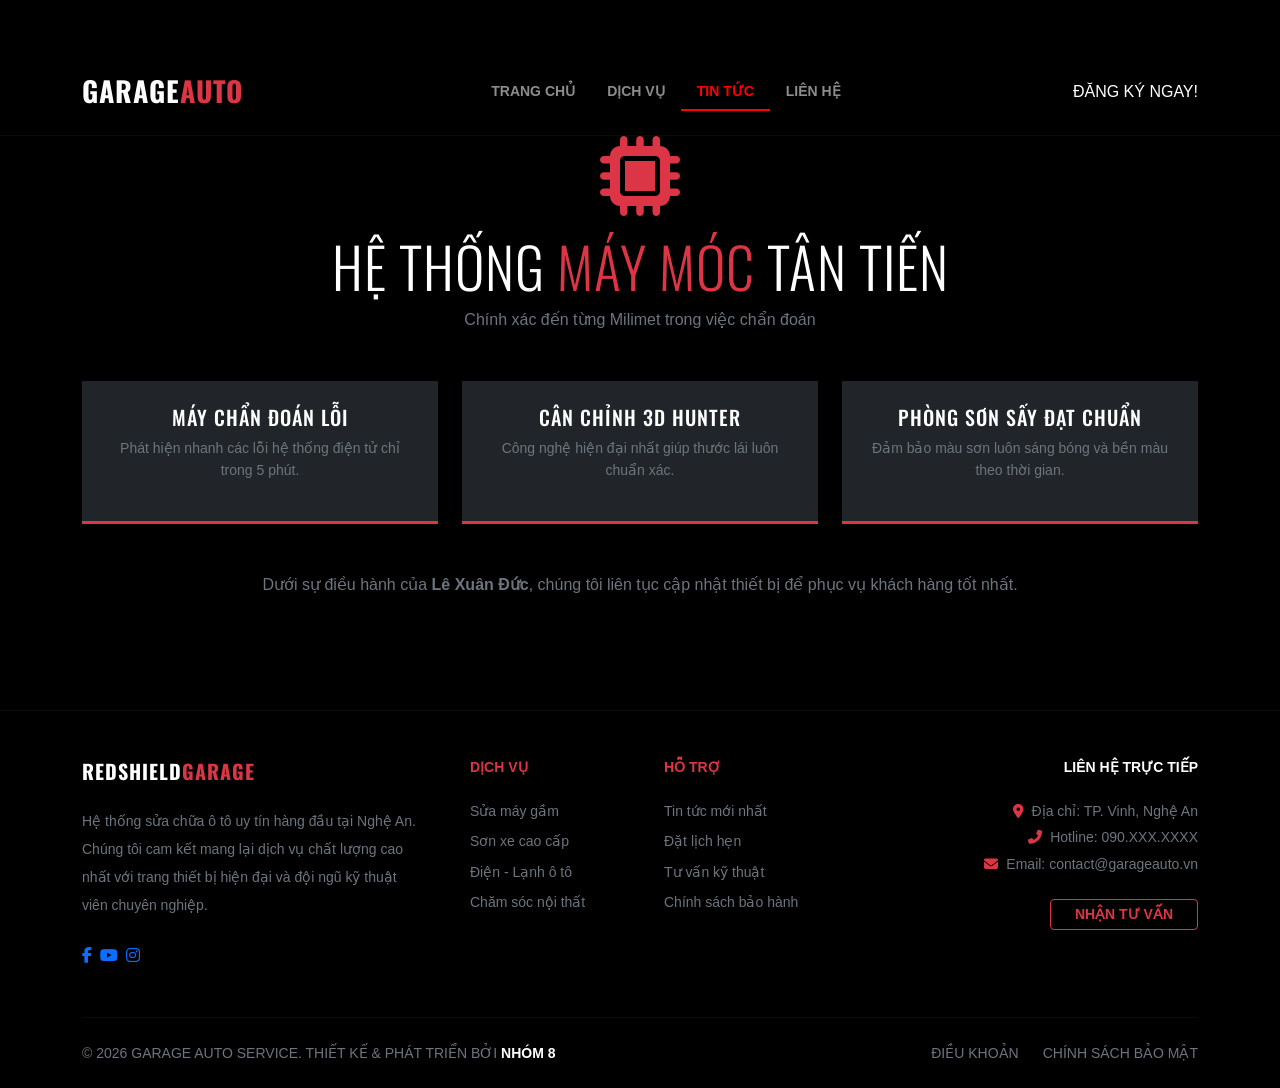
<file: cong-nghe.html>
<!DOCTYPE html>
<html lang="vi">
<head>
    <meta charset="UTF-8">
    <meta name="viewport" content="width=device-width, initial-scale=1.0">
    <title>Máy Móc Hiện Đại | Garage Auto - Lê Xuân Đức</title>
    <link href="https://cdn.jsdelivr.net/npm/bootstrap@5.3.0/dist/css/bootstrap.min.css" rel="stylesheet">
    <link href="https://fonts.googleapis.com/css2?family=Oswald:wght@700&display=swap" rel="stylesheet">
    <link rel="stylesheet" href="https://cdnjs.cloudflare.com/ajax/libs/font-awesome/6.4.0/css/all.min.css">
    <link rel="stylesheet" href="style-news.css">
</head>
<body class="bg-black text-white">
    <section class="py-5">
        <nav class="navbar navbar-expand-lg navbar-dark bg-black sticky-top py-3 border-bottom border-secondary border-opacity-10">
        <div class="container">
            <a class="navbar-brand fw-bold fs-3 Oswald-font" href="index.html">GARAGE<span class="text-danger">AUTO</span></a>
            <div class="collapse navbar-collapse" id="navbarNav">
                <ul class="navbar-nav mx-auto text-uppercase fw-semibold small">
                    <li class="nav-item"><a class="nav-link px-3" href="index.html">Trang chủ</a></li>
                    <li class="nav-item"><a class="nav-link px-3" href="dich-vu.html">Dịch vụ</a></li>
                    <li class="nav-item"><a class="nav-link px-3 active" href="tin-tuc.html">Tin tức</a></li>
                    <li class="nav-item"><a class="nav-link px-3" href="lien-he.html">Liên hệ</a></li>
                </ul>
                <a href="dangky.html" class="text-white text-decoration-none">ĐĂNG KÝ NGAY!</a>
            </div>
        </div>
    </nav>

        <div class="container text-center mb-5">
            <i class="fas fa-microchip text-danger display-1 mb-3"></i>
            <h1 class="Oswald-font display-4">HỆ THỐNG <span class="text-danger">MÁY MÓC</span> TÂN TIẾN</h1>
            <p class="text-secondary">Chính xác đến từng Milimet trong việc chẩn đoán</p>
        </div>

        <div class="container">
            <div class="row g-4">
                <div class="col-md-4">
                    <div class="p-4 bg-dark text-center border-bottom border-danger border-3">
                        <h5 class="Oswald-font">MÁY CHẨN ĐOÁN LỖI</h5>
                        <p class="small text-secondary">Phát hiện nhanh các lỗi hệ thống điện tử chỉ trong 5 phút.</p>
                    </div>
                </div>
                <div class="col-md-4">
                    <div class="p-4 bg-dark text-center border-bottom border-danger border-3">
                        <h5 class="Oswald-font">CÂN CHỈNH 3D HUNTER</h5>
                        <p class="small text-secondary">Công nghệ hiện đại nhất giúp thước lái luôn chuẩn xác.</p>
                    </div>
                </div>
                <div class="col-md-4">
                    <div class="p-4 bg-dark text-center border-bottom border-danger border-3">
                        <h5 class="Oswald-font">PHÒNG SƠN SẤY ĐẠT CHUẨN</h5>
                        <p class="small text-secondary">Đảm bảo màu sơn luôn sáng bóng và bền màu theo thời gian.</p>
                    </div>
                </div>
            </div>
            <p class="text-center mt-5 text-secondary">Dưới sự điều hành của <strong>Lê Xuân Đức</strong>, chúng tôi liên tục cập nhật thiết bị để phục vụ khách hàng tốt nhất.</p>
        </div>
    </section>

    <footer class="pt-5 mt-5 border-top border-secondary border-opacity-10 bg-black">
        <div class="container">
            <div class="row g-5 pb-5">
                <div class="col-lg-4">
                    <h5 class="fw-bold mb-4 text-white">RedShield<span class="text-danger">Garage</span></h5>
                    <p class="small text-secondary lh-lg">
                        Hệ thống sửa chữa ô tô uy tín hàng đầu tại Nghệ An. Chúng tôi cam kết mang lại dịch vụ chất lượng cao nhất với trang thiết bị hiện đại và đội ngũ kỹ thuật viên chuyên nghiệp.
                    </p>
                    <div class="d-flex gap-2 mt-4">
                        <a href="https://facebook.com" class="social-icon fb text-decoration-none"><i class="fab fa-facebook-f"></i></a>
                        <a href="https://youtube.com" class="social-icon yt text-decoration-none"><i class="fab fa-youtube"></i></a>
                        <a href="https://instagram.com" class="social-icon ig text-decoration-none"><i class="fab fa-instagram"></i></a>
                    </div>
                </div>

                <div class="col-lg-2">
                    <h6 class="text-danger small fw-bold mb-4 text-uppercase">Dịch vụ</h6>
                    <ul class="list-unstyled small text-secondary">
                        <li class="mb-2"><a href="dich-vu.html#may-gam" class="text-secondary text-decoration-none footer-link">Sửa máy gầm</a></li>
                        <li class="mb-2"><a href="dich-vu.html#son-xe" class="text-secondary text-decoration-none footer-link">Sơn xe cao cấp</a></li>
                        <li class="mb-2"><a href="dich-vu.html#dien-lanh" class="text-secondary text-decoration-none footer-link">Điện - Lạnh ô tô</a></li>
                        <li><a href="dich-vu.html#noi-that" class="text-secondary text-decoration-none footer-link">Chăm sóc nội thất</a></li>
                    </ul>
                </div>

                <div class="col-lg-2">
                    <h6 class="text-danger small fw-bold mb-4 text-uppercase">Hỗ trợ</h6>
                    <ul class="list-unstyled small text-secondary">
                        <li class="mb-2"><a href="tin-tuc.html" class="text-secondary text-decoration-none footer-link">Tin tức mới nhất</a></li>
                        <li class="mb-2"><a href="dang-ky.html" class="text-secondary text-decoration-none footer-link">Đặt lịch hẹn</a></li>
                        <li class="mb-2"><a href="lien-he.html" class="text-secondary text-decoration-none footer-link">Tư vấn kỹ thuật</a></li>
                        <li><a href="#" class="text-secondary text-decoration-none footer-link">Chính sách bảo hành</a></li>
                    </ul>
                </div>

                <div class="col-lg-4 text-lg-end">
                    <h6 class="text-danger small fw-bold mb-4 text-uppercase text-white">Liên hệ trực tiếp</h6>
                    <p class="small text-secondary mb-1"><i class="fas fa-map-marker-alt me-2 text-danger"></i>Địa chỉ: TP. Vinh, Nghệ An</p>
                    <p class="small text-secondary mb-1"><i class="fas fa-phone-alt me-2 text-danger"></i>Hotline: 090.XXX.XXXX</p>
                    <p class="small text-secondary"><i class="fas fa-envelope me-2 text-danger"></i>Email: contact@garageauto.vn</p>
                    
                    <div class="mt-4">
                        <button class="btn btn-outline-danger btn-sm px-4 fw-bold"><a href="lien-he.html" class="text-danger text-decoration-none">NHẬN TƯ VẤN</a></button>
                    </div>
                </div>
            </div>

            <div class="border-top border-secondary border-opacity-10 py-4 d-flex flex-column flex-md-row justify-content-between align-items-center small text-secondary x-small text-uppercase">
                <p class="mb-md-0 mb-3 text-center text-md-start">
                    © 2026 GARAGE AUTO SERVICE. THIẾT KẾ & PHÁT TRIỂN BỞI <span class="text-white fw-bold">Nhóm 8</span>
                </p>
                <div class="d-flex gap-4">
                    <a href="#" class="text-secondary text-decoration-none footer-link">ĐIỀU KHOẢN</a>
                    <a href="#" class="text-secondary text-decoration-none footer-link">CHÍNH SÁCH BẢO MẬT</a>
                </div>
            </div>
        </div>
    </footer>

    <script src="https://cdn.jsdelivr.net/npm/bootstrap@5.3.0/dist/js/bootstrap.bundle.min.js"></script>
</body>
</html>
</file>
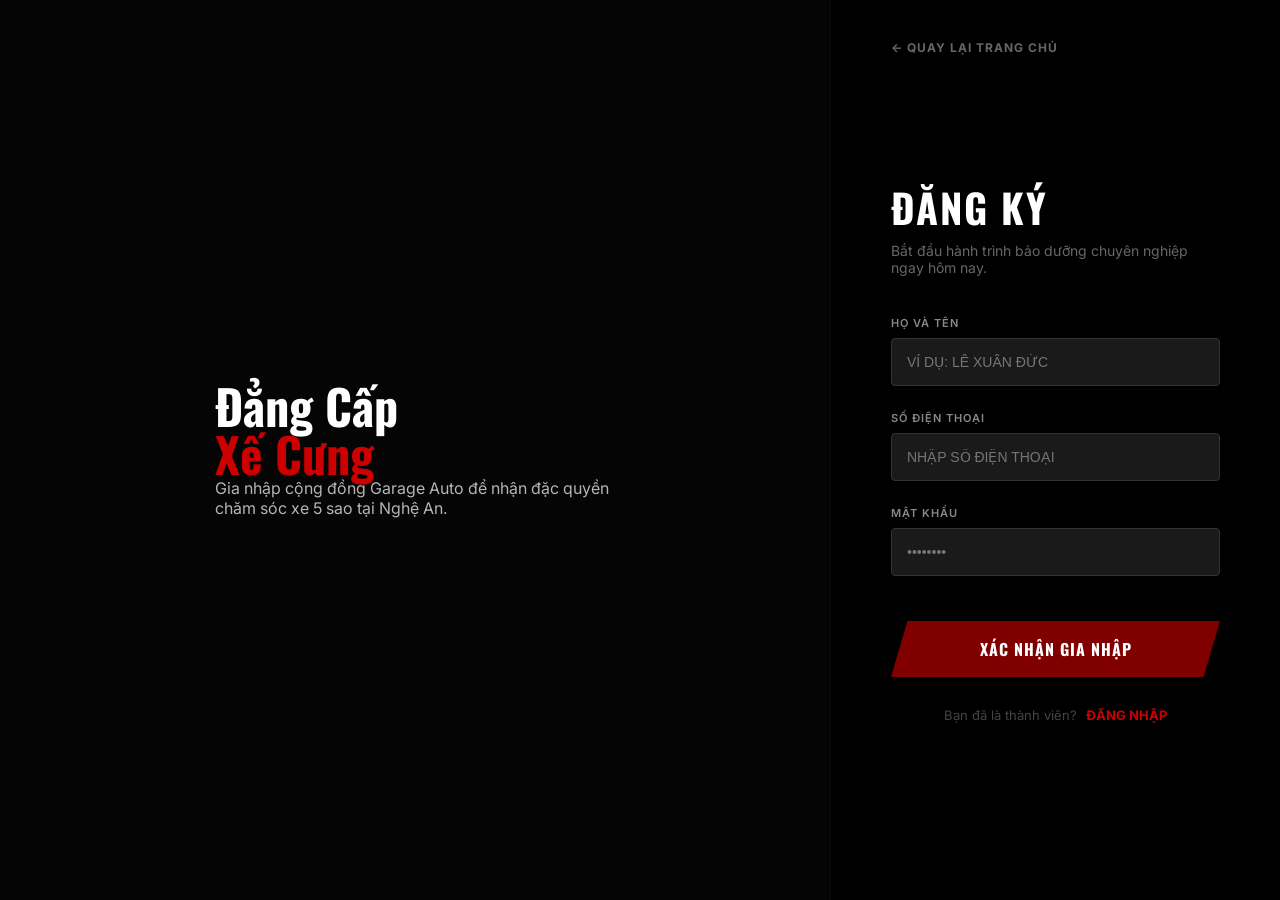
<file: dangky.html>
<!DOCTYPE html>
<html lang="vi">
<head>
    <meta charset="UTF-8">
    <meta name="viewport" content="width=device-width, initial-scale=1.0">
    <title>Đăng Ký - Garage Auto</title>
    <link href="https://fonts.googleapis.com/css2?family=Inter:wght@400;600&family=Oswald:wght@700&display=swap" rel="stylesheet">
    <link rel="stylesheet" href="style-dangky.css">
</head>
<body class="register-page">

    <div class="split-screen">
        <div class="left-side">
            <div class="text-content text-white">
                <h3 class="Oswald-font text-uppercase" style="font-size: 3rem; line-height: 1;">Đẳng Cấp<br><span style="color: #cc0000;">Xế Cưng</span></h3>
                <p style="max-width: 400px; opacity: 0.7;">Gia nhập cộng đồng Garage Auto để nhận đặc quyền chăm sóc xe 5 sao tại Nghệ An.</p>
            </div>
        </div>

        <div class="right-side">
            <a href="index.html" class="back-home">← QUAY LẠI TRANG CHỦ</a>
            
            <div class="reg-header">
                <h2 class="text-white">ĐĂNG KÝ</h2>
                <p style="color: #666; font-size: 14px; margin-bottom: 40px;">Bắt đầu hành trình bảo dưỡng chuyên nghiệp ngay hôm nay.</p>
            </div>

            <form action="#">
                <div class="form-group-custom">
                    <label>Họ và tên</label>
                    <input type="text" class="input-style" placeholder="VÍ DỤ: LÊ XUÂN ĐỨC" required>
                </div>

                <div class="form-group-custom">
                    <label>Số điện thoại</label>
                    <input type="tel" class="input-style" placeholder="NHẬP SỐ ĐIỆN THOẠI" required>
                </div>

                <div class="form-group-custom">
                    <label>Mật khẩu</label>
                    <input type="password" class="input-style" placeholder="••••••••" required>
                </div>

                <button type="submit" class="btn-reg-full">XÁC NHẬN GIA NHẬP</button>
            </form>

            <div style="margin-top: 30px; text-align: center; font-size: 13px;">
                <span style="color: #444;">Bạn đã là thành viên?</span> 
                <a href="dangnhap.html" style="color: #cc0000; text-decoration: none; font-weight: bold; margin-left: 5px;">ĐĂNG NHẬP</a>
            </div>
        </div>
    </div>

</body>

</html>
</file>
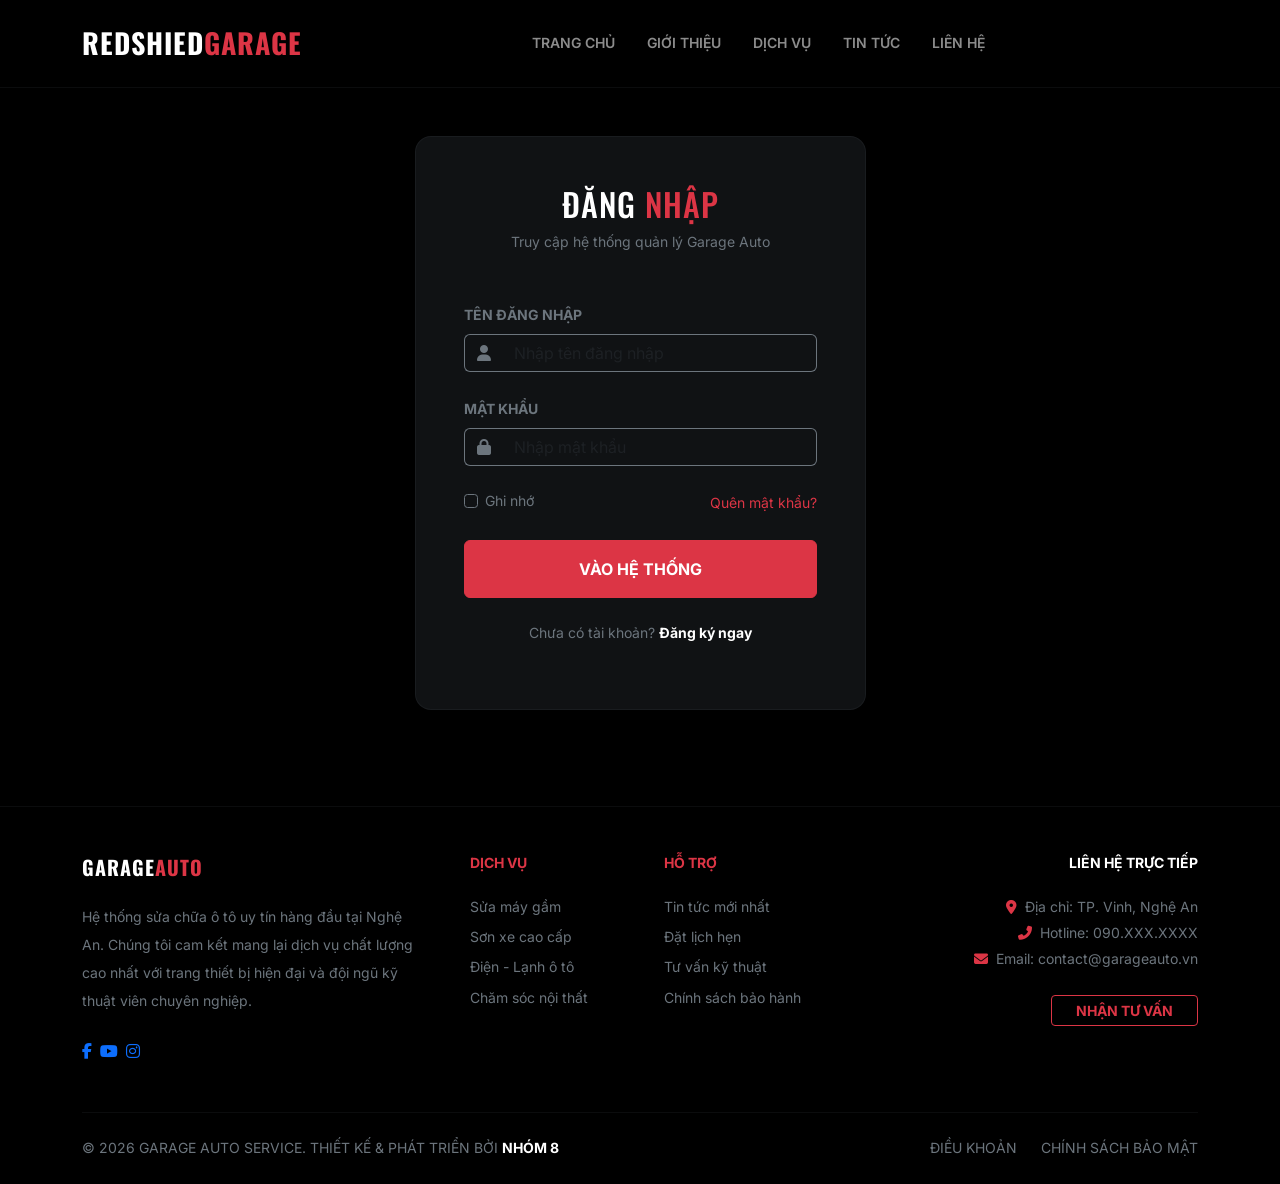
<file: dangnhap.html>
<!DOCTYPE html>
<html lang="vi">
<head>
    <meta charset="UTF-8">
    <meta name="viewport" content="width=device-width, initial-scale=1.0">
    <title>Đăng Nhập Hệ Thống | Garage Auto - Lê Xuân Đức</title>
    
    <link href="https://cdn.jsdelivr.net/npm/bootstrap@5.3.0/dist/css/bootstrap.min.css" rel="stylesheet">
    <link href="https://fonts.googleapis.com/css2?family=Inter:wght@400;600&family=Oswald:wght@700&display=swap" rel="stylesheet">
    <link rel="stylesheet" href="https://cdnjs.cloudflare.com/ajax/libs/font-awesome/6.4.0/css/all.min.css">
    
    <link rel="stylesheet" href="style-dangnhap.css">
</head>
<body class="bg-black text-white">

     <nav class="navbar navbar-expand-lg navbar-dark bg-black sticky-top py-3 border-bottom border-secondary border-opacity-10">
        <div class="container">
            <a class="navbar-brand fw-bold fs-3 text-uppercase" href="index.html">REDSHIED<span class="text-danger">GARAGE</span></a>
            <button class="navbar-toggler" type="button" data-bs-toggle="collapse" data-bs-target="#navbarNav">
                <span class="navbar-toggler-icon"></span>
            </button>
            <div class="collapse navbar-collapse" id="navbarNav">
                <ul class="navbar-nav mx-auto text-uppercase fw-semibold small">
                    <li class="nav-item"><a class="nav-link px-3" href="index.html">Trang chủ</a></li>
                     <li class="nav-item"><a class="nav-link px-3" href="gioi-thieu.html">Giới thiệu</a></li>
                    <li class="nav-item"><a class="nav-link px-3" href="dich-vu.html">Dịch vụ</a></li>
                    <li class="nav-item"><a class="nav-link px-3" href="tin-tuc.html">Tin tức</a></li>
                    <li class="nav-item"><a class="nav-link px-3" href="lien-he.html">Liên hệ</a></li>
                </ul>

            </div>
        </div>
    </nav>

    <section class="login-section d-flex align-items-center py-5">
        <div class="container">
            <div class="row justify-content-center">
                <div class="col-md-5">
                    <div class="login-box p-5 rounded-4 bg-dark bg-opacity-50 border border-secondary border-opacity-10 shadow-lg ani-fade-up">
                        <div class="text-center mb-5">
                            <h2 class="Oswald-font text-uppercase mb-2">ĐĂNG <span class="text-danger">NHẬP</span></h2>
                            <p class="small text-secondary">Truy cập hệ thống quản lý Garage Auto</p>
                        </div>

                        <form id="loginForm">
                            <div class="mb-4">
                                <label class="small text-secondary mb-2 text-uppercase fw-bold">Tên đăng nhập</label>
                                <div class="input-group">
                                    <span class="input-group-text bg-transparent border-secondary text-secondary border-end-0"><i class="fas fa-user"></i></span>
                                    <input type="text" class="form-control bg-transparent border-secondary text-white border-start-0" placeholder="Nhập tên đăng nhập" required>
                                </div>
                            </div>

                            <div class="mb-4">
                                <label class="small text-secondary mb-2 text-uppercase fw-bold">Mật khẩu</label>
                                <div class="input-group">
                                    <span class="input-group-text bg-transparent border-secondary text-secondary border-end-0"><i class="fas fa-lock"></i></span>
                                    <input type="password" class="form-control bg-transparent border-secondary text-white border-start-0" placeholder="Nhập mật khẩu" required>
                                </div>
                            </div>

                            <div class="d-flex justify-content-between align-items-center mb-4 small">
                                <div class="form-check">
                                    <input type="checkbox" class="form-check-input bg-transparent border-secondary" id="remember">
                                    <label class="form-check-label text-secondary" for="remember">Ghi nhớ</label>
                                </div>
                                <a href="quen-mat-khau.html" class="text-danger text-decoration-none hover-white">Quên mật khẩu?</a>
                            </div>

                            <button type="submit" class="btn btn-danger w-100 py-3 Oswald-font text-uppercase fw-bold smooth-click mb-4">Vào hệ thống</button>
                            
                            <p class="text-center small text-secondary">
                                Chưa có tài khoản? <a href="dangky.html" class="text-white text-decoration-none fw-bold">Đăng ký ngay</a>
                            </p>
                        </form>
                    </div>
                </div>
            </div>
        </div>
    </section>

     <footer class="pt-5 mt-5 border-top border-secondary border-opacity-10 bg-black">
        <div class="container">
            <div class="row g-5 pb-5">
                <div class="col-lg-4">
                    <h5 class="fw-bold mb-4 text-white">GARAGE<span class="text-danger">AUTO</span></h5>
                    <p class="small text-secondary lh-lg">
                        Hệ thống sửa chữa ô tô uy tín hàng đầu tại Nghệ An. Chúng tôi cam kết mang lại dịch vụ chất lượng cao nhất với trang thiết bị hiện đại và đội ngũ kỹ thuật viên chuyên nghiệp.
                    </p>
                    <div class="d-flex gap-2 mt-4">
                        <a href="https://facebook.com" class="social-icon fb text-decoration-none"><i class="fab fa-facebook-f"></i></a>
                        <a href="https://youtube.com" class="social-icon yt text-decoration-none"><i class="fab fa-youtube"></i></a>
                        <a href="https://instagram.com" class="social-icon ig text-decoration-none"><i class="fab fa-instagram"></i></a>
                    </div>
                </div>

                <div class="col-lg-2">
                    <h6 class="text-danger small fw-bold mb-4 text-uppercase">Dịch vụ</h6>
                    <ul class="list-unstyled small text-secondary">
                        <li class="mb-2"><a href="dich-vu.html#may-gam" class="text-secondary text-decoration-none footer-link">Sửa máy gầm</a></li>
                        <li class="mb-2"><a href="dich-vu.html#son-xe" class="text-secondary text-decoration-none footer-link">Sơn xe cao cấp</a></li>
                        <li class="mb-2"><a href="dich-vu.html#dien-lanh" class="text-secondary text-decoration-none footer-link">Điện - Lạnh ô tô</a></li>
                        <li><a href="dich-vu.html#noi-that" class="text-secondary text-decoration-none footer-link">Chăm sóc nội thất</a></li>
                    </ul>
                </div>

                <div class="col-lg-2">
                    <h6 class="text-danger small fw-bold mb-4 text-uppercase">Hỗ trợ</h6>
                    <ul class="list-unstyled small text-secondary">
                        <li class="mb-2"><a href="tin-tuc.html" class="text-secondary text-decoration-none footer-link">Tin tức mới nhất</a></li>
                        <li class="mb-2"><a href="dang-ky.html" class="text-secondary text-decoration-none footer-link">Đặt lịch hẹn</a></li>
                        <li class="mb-2"><a href="lien-he.html" class="text-secondary text-decoration-none footer-link">Tư vấn kỹ thuật</a></li>
                        <li><a href="#" class="text-secondary text-decoration-none footer-link">Chính sách bảo hành</a></li>
                    </ul>
                </div>

                <div class="col-lg-4 text-lg-end">
                    <h6 class="text-danger small fw-bold mb-4 text-uppercase text-white">Liên hệ trực tiếp</h6>
                    <p class="small text-secondary mb-1"><i class="fas fa-map-marker-alt me-2 text-danger"></i>Địa chỉ: TP. Vinh, Nghệ An</p>
                    <p class="small text-secondary mb-1"><i class="fas fa-phone-alt me-2 text-danger"></i>Hotline: 090.XXX.XXXX</p>
                    <p class="small text-secondary"><i class="fas fa-envelope me-2 text-danger"></i>Email: contact@garageauto.vn</p>
                    
                    <div class="mt-4">
                        <button class="btn btn-outline-danger btn-sm px-4 fw-bold"><a href="lien-he.html" class="text-danger text-decoration-none">NHẬN TƯ VẤN</a></button>
                    </div>
                </div>
            </div>

            <div class="border-top border-secondary border-opacity-10 py-4 d-flex flex-column flex-md-row justify-content-between align-items-center small text-secondary x-small text-uppercase">
                <p class="mb-md-0 mb-3 text-center text-md-start">
                    © 2026 GARAGE AUTO SERVICE. THIẾT KẾ & PHÁT TRIỂN BỞI <span class="text-white fw-bold">Nhóm 8</span>
                </p>
                <div class="d-flex gap-4">
                    <a href="#" class="text-secondary text-decoration-none footer-link">ĐIỀU KHOẢN</a>
                    <a href="#" class="text-secondary text-decoration-none footer-link">CHÍNH SÁCH BẢO MẬT</a>
                </div>
            </div>
        </div>
    </footer>

    <script src="https://cdn.jsdelivr.net/npm/bootstrap@5.3.0/dist/js/bootstrap.bundle.min.js"></script>
</body>
</html>
</file>
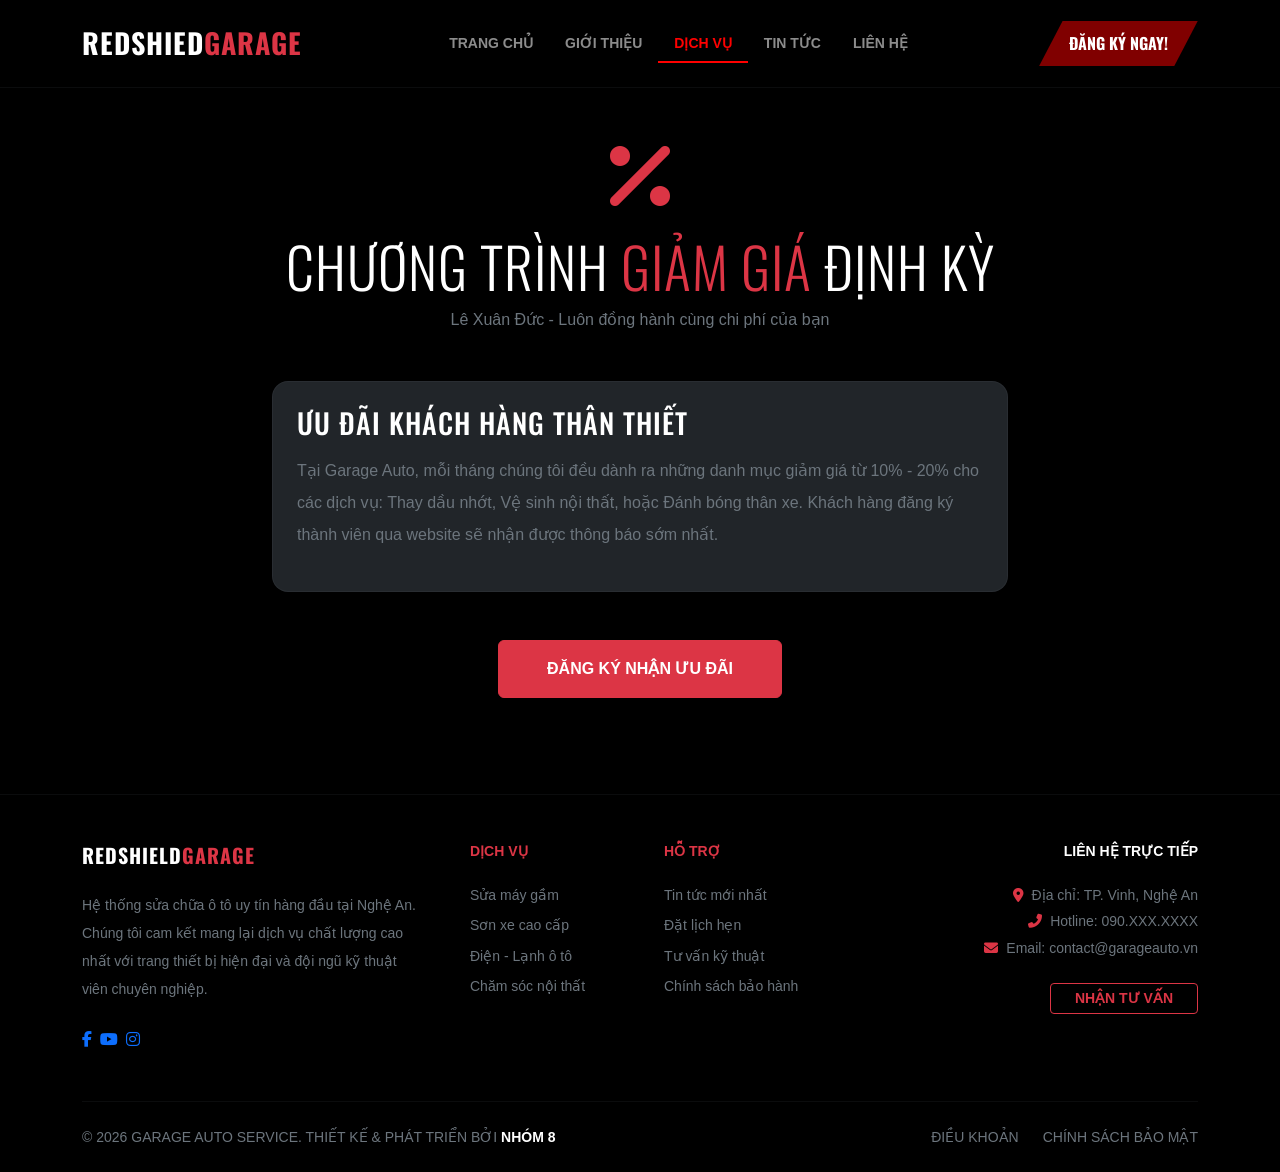
<file: khuyen-mai.html>
<!DOCTYPE html>
<html lang="vi">
<head>
    <meta charset="UTF-8">
    <meta name="viewport" content="width=device-width, initial-scale=1.0">
    <title>Ưu Đãi Mỗi Tháng | Garage Auto - Lê Xuân Đức</title>
    <link href="https://cdn.jsdelivr.net/npm/bootstrap@5.3.0/dist/css/bootstrap.min.css" rel="stylesheet">
    <link href="https://fonts.googleapis.com/css2?family=Oswald:wght@700&display=swap" rel="stylesheet">
    <link rel="stylesheet" href="https://cdnjs.cloudflare.com/ajax/libs/font-awesome/6.4.0/css/all.min.css">
    <link rel="stylesheet" href="style-news.css">
</head>
<body class="bg-black text-white">
    <nav class="navbar navbar-expand-lg navbar-dark bg-black sticky-top py-3 border-bottom border-secondary border-opacity-10">
        <div class="container">
            <a class="navbar-brand fw-bold fs-3 text-uppercase" href="index.html">REDSHIED<span class="text-danger">GARAGE</span></a>
            <button class="navbar-toggler" type="button" data-bs-toggle="collapse" data-bs-target="#navbarNav">
                <span class="navbar-toggler-icon"></span>
            </button>
            <div class="collapse navbar-collapse" id="navbarNav">
                <ul class="navbar-nav mx-auto text-uppercase fw-semibold small">
                    <li class="nav-item"><a class="nav-link px-3" href="index.html">Trang chủ</a></li>
                     <li class="nav-item"><a class="nav-link px-3" href="gioi-thieu.html">Giới thiệu</a></li>
                    <li class="nav-item"><a class="nav-link px-3 active" href="dich-vu.html">Dịch vụ</a></li>
                    <li class="nav-item"><a class="nav-link px-3" href="tin-tuc.html">Tin tức</a></li>
                    <li class="nav-item"><a class="nav-link px-3" href="lien-he.html">Liên hệ</a></li>
                </ul>
                <button class="btn-reg">
                    <a href="dangky.html" class="text-white text-decoration-none">ĐĂNG KÝ NGAY!</a>
                </button>
            </div>
        </div>
    </nav>

    <section class="py-5">
        <div class="container text-center mb-5">
            <i class="fas fa-percentage text-danger display-1 mb-3"></i>
            <h1 class="Oswald-font display-4">CHƯƠNG TRÌNH <span class="text-danger">GIẢM GIÁ</span> ĐỊNH KỲ</h1>
            <p class="text-secondary">Lê Xuân Đức - Luôn đồng hành cùng chi phí của bạn</p>
        </div>

        <div class="container">
            <div class="row g-4 justify-content-center">
                <div class="col-lg-8">
                    <div class="p-4 bg-dark rounded-4 border border-secondary border-opacity-10 mb-4">
                        <h3 class="Oswald-font text-white mb-3">ƯU ĐÃI KHÁCH HÀNG THÂN THIẾT</h3>
                        <p class="text-secondary lh-lg">Tại Garage Auto, mỗi tháng chúng tôi đều dành ra những danh mục giảm giá từ 10% - 20% cho các dịch vụ: Thay dầu nhớt, Vệ sinh nội thất, hoặc Đánh bóng thân xe. Khách hàng đăng ký thành viên qua website sẽ nhận được thông báo sớm nhất.</p>
                    </div>
                    <div class="text-center mt-5">
                        <a href="dangky.html" class="btn btn-danger px-5 py-3 fw-bold Oswald-font">ĐĂNG KÝ NHẬN ƯU ĐÃI</a>
                    </div>
                </div>
            </div>
        </div>
    </section>

   <footer class="pt-5 mt-5 border-top border-secondary border-opacity-10 bg-black">
        <div class="container">
            <div class="row g-5 pb-5">
                <div class="col-lg-4">
                    <h5 class="fw-bold mb-4 text-white">RedShield<span class="text-danger">Garage</span></h5>
                    <p class="small text-secondary lh-lg">
                        Hệ thống sửa chữa ô tô uy tín hàng đầu tại Nghệ An. Chúng tôi cam kết mang lại dịch vụ chất lượng cao nhất với trang thiết bị hiện đại và đội ngũ kỹ thuật viên chuyên nghiệp.
                    </p>
                    <div class="d-flex gap-2 mt-4">
                        <a href="https://facebook.com" class="social-icon fb text-decoration-none"><i class="fab fa-facebook-f"></i></a>
                        <a href="https://youtube.com" class="social-icon yt text-decoration-none"><i class="fab fa-youtube"></i></a>
                        <a href="https://instagram.com" class="social-icon ig text-decoration-none"><i class="fab fa-instagram"></i></a>
                    </div>
                </div>

                <div class="col-lg-2">
                    <h6 class="text-danger small fw-bold mb-4 text-uppercase">Dịch vụ</h6>
                    <ul class="list-unstyled small text-secondary">
                        <li class="mb-2"><a href="dich-vu.html#may-gam" class="text-secondary text-decoration-none footer-link">Sửa máy gầm</a></li>
                        <li class="mb-2"><a href="dich-vu.html#son-xe" class="text-secondary text-decoration-none footer-link">Sơn xe cao cấp</a></li>
                        <li class="mb-2"><a href="dich-vu.html#dien-lanh" class="text-secondary text-decoration-none footer-link">Điện - Lạnh ô tô</a></li>
                        <li><a href="dich-vu.html#noi-that" class="text-secondary text-decoration-none footer-link">Chăm sóc nội thất</a></li>
                    </ul>
                </div>

                <div class="col-lg-2">
                    <h6 class="text-danger small fw-bold mb-4 text-uppercase">Hỗ trợ</h6>
                    <ul class="list-unstyled small text-secondary">
                        <li class="mb-2"><a href="tin-tuc.html" class="text-secondary text-decoration-none footer-link">Tin tức mới nhất</a></li>
                        <li class="mb-2"><a href="dang-ky.html" class="text-secondary text-decoration-none footer-link">Đặt lịch hẹn</a></li>
                        <li class="mb-2"><a href="lien-he.html" class="text-secondary text-decoration-none footer-link">Tư vấn kỹ thuật</a></li>
                        <li><a href="#" class="text-secondary text-decoration-none footer-link">Chính sách bảo hành</a></li>
                    </ul>
                </div>

                <div class="col-lg-4 text-lg-end">
                    <h6 class="text-danger small fw-bold mb-4 text-uppercase text-white">Liên hệ trực tiếp</h6>
                    <p class="small text-secondary mb-1"><i class="fas fa-map-marker-alt me-2 text-danger"></i>Địa chỉ: TP. Vinh, Nghệ An</p>
                    <p class="small text-secondary mb-1"><i class="fas fa-phone-alt me-2 text-danger"></i>Hotline: 090.XXX.XXXX</p>
                    <p class="small text-secondary"><i class="fas fa-envelope me-2 text-danger"></i>Email: contact@garageauto.vn</p>
                    
                    <div class="mt-4">
                        <button class="btn btn-outline-danger btn-sm px-4 fw-bold"><a href="lien-he.html" class="text-danger text-decoration-none">NHẬN TƯ VẤN</a></button>
                    </div>
                </div>
            </div>

            <div class="border-top border-secondary border-opacity-10 py-4 d-flex flex-column flex-md-row justify-content-between align-items-center small text-secondary x-small text-uppercase">
                <p class="mb-md-0 mb-3 text-center text-md-start">
                    © 2026 GARAGE AUTO SERVICE. THIẾT KẾ & PHÁT TRIỂN BỞI <span class="text-white fw-bold">Nhóm 8</span>
                </p>
                <div class="d-flex gap-4">
                    <a href="#" class="text-secondary text-decoration-none footer-link">ĐIỀU KHOẢN</a>
                    <a href="#" class="text-secondary text-decoration-none footer-link">CHÍNH SÁCH BẢO MẬT</a>
                </div>
            </div>
        </div>
    </footer>
    <script src="https://cdn.jsdelivr.net/npm/bootstrap@5.3.0/dist/js/bootstrap.bundle.min.js"></script>
</body>

</html>
</file>
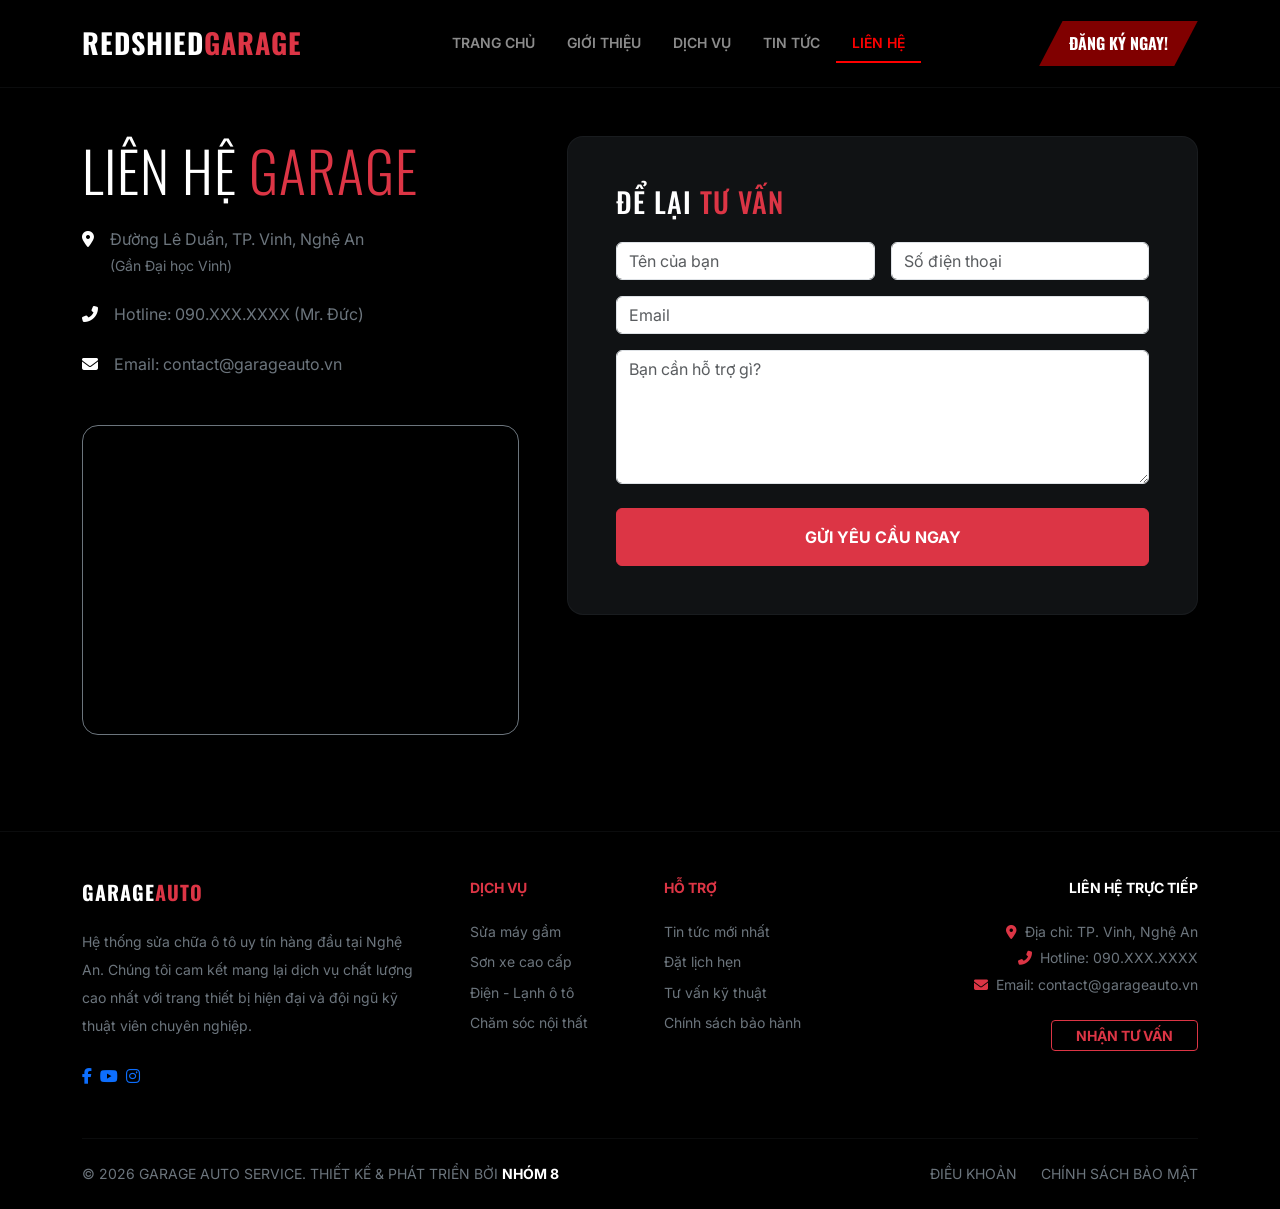
<file: lien-he.html>
<!DOCTYPE html>
<html lang="vi">
<head>
    <meta charset="UTF-8">
    <meta name="viewport" content="width=device-width, initial-scale=1.0">
    <title>Liên Hệ | Garage Auto - Lê Xuân Đức</title>
    
    <link href="https://cdn.jsdelivr.net/npm/bootstrap@5.3.0/dist/css/bootstrap.min.css" rel="stylesheet">
    <link href="https://fonts.googleapis.com/css2?family=Inter:wght@400;600&family=Oswald:wght@700&display=swap" rel="stylesheet">
    <link rel="stylesheet" href="https://cdnjs.cloudflare.com/ajax/libs/font-awesome/6.4.0/css/all.min.css">
    
    <link rel="stylesheet" href="style-contact.css">
</head>
<body class="bg-black text-white">

    <nav class="navbar navbar-expand-lg navbar-dark bg-black sticky-top py-3 border-bottom border-secondary border-opacity-10">
        <div class="container">
            <a class="navbar-brand fw-bold fs-3 text-uppercase" href="index.html">REDSHIED<span class="text-danger">GARAGE</span></a>
            <button class="navbar-toggler" type="button" data-bs-toggle="collapse" data-bs-target="#navbarNav">
                <span class="navbar-toggler-icon"></span>
            </button>
            <div class="collapse navbar-collapse" id="navbarNav">
                <ul class="navbar-nav mx-auto text-uppercase fw-semibold small">
                    <li class="nav-item"><a class="nav-link px-3" href="index.html">Trang chủ</a></li>
                     <li class="nav-item"><a class="nav-link px-3" href="gioi-thieu.html">Giới thiệu</a></li>
                    <li class="nav-item"><a class="nav-link px-3" href="dich-vu.html">Dịch vụ</a></li>
                    <li class="nav-item"><a class="nav-link px-3" href="tin-tuc.html">Tin tức</a></li>
                    <li class="nav-item"><a class="nav-link px-3 active" href="lien-he.html">Liên hệ</a></li>
                </ul>
                <button class="btn-reg">
                    <a href="dangky.html" class="text-white text-decoration-none">ĐĂNG KÝ NGAY!</a>
                </button>
            </div>
        </div>
    </nav>


    <section class="py-5">
        <div class="container">
            <div class="row g-5">
                <div class="col-lg-5 ani-fade-up">
                    <h1 class="Oswald-font display-4 mb-4 text-uppercase">LIÊN HỆ <span class="text-danger">GARAGE</span></h1>
                    
                    <div class="contact-details mb-5">
                        <div class="d-flex mb-4">
                            <div class="icon-circle me-3"><i class="fas fa-map-marker-alt"></i></div>
                            <p class="mb-0 text-secondary">Đường Lê Duẩn, TP. Vinh, Nghệ An<br><span class="small">(Gần Đại học Vinh)</span></p>
                        </div>
                        <div class="d-flex mb-4">
                            <div class="icon-circle me-3"><i class="fas fa-phone-alt"></i></div>
                            <p class="mb-0 text-secondary">Hotline: 090.XXX.XXXX (Mr. Đức)</p>
                        </div>
                        <div class="d-flex mb-4">
                            <div class="icon-circle me-3"><i class="fas fa-envelope"></i></div>
                            <p class="mb-0 text-secondary">Email: contact@garageauto.vn</p>
                        </div>
                    </div>

                    <div class="map-wrapper rounded-4 overflow-hidden border border-secondary border-opacity-20 shadow-lg">
                        <iframe 
                            src="https://www.google.com/maps/embed?pb=!1m18!1m12!1m3!1d3780.123456789!2d105.6789012345!3d18.6667890123!2m3!1f0!2f0!3f0!3m2!1i1024!2i768!4f13.1!3m3!1m2!1s0x3139ce611684fa9b%3A0xc34479e00000000!2zVHAuIFZpbmgsIE5naOG7hyBBbiwgVmnhu4d0IE5hbQ!5e1!3m2!1svi!2s!4v1712210000000!5m2!1svi!2s&maptype=satellite" 
                            width="100%" 
                            height="300" 
                            style="border:0;" 
                            allowfullscreen="" 
                            loading="lazy" 
                            referrerpolicy="no-referrer-when-downgrade">
                        </iframe>
                    </div>
                </div>

                <div class="col-lg-7 ani-fade-up" style="animation-delay: 0.2s;">
                    <div class="form-container p-5 rounded-4 bg-dark bg-opacity-50 border border-secondary border-opacity-10">
                        <h3 class="Oswald-font text-uppercase mb-4">ĐỂ LẠI <span class="text-danger">TƯ VẤN</span></h3>
                        <form>
                            <div class="row g-3">
                                <div class="col-md-6"><input type="text" class="form-control" placeholder="Tên của bạn"></div>
                                <div class="col-md-6"><input type="text" class="form-control" placeholder="Số điện thoại"></div>
                                <div class="col-12"><input type="email" class="form-control" placeholder="Email"></div>
                                <div class="col-12"><textarea class="form-control" rows="5" placeholder="Bạn cần hỗ trợ gì?"></textarea></div>
                                <div class="col-12 mt-4">
                                    <a href="index.html" class="btn-reg-top text-decoration-none text-white"><button class="btn btn-danger w-100 py-3 text-uppercase fw-bold Oswald-font">Gửi yêu cầu ngay</button></a>
                                </div>
                            </div>
                        </form>
                    </div>
                </div>
            </div>
        </div>
    </section>

   <footer class="pt-5 mt-5 border-top border-secondary border-opacity-10 bg-black">
        <div class="container">
            <div class="row g-5 pb-5">
                <div class="col-lg-4">
                    <h5 class="fw-bold mb-4 text-white">GARAGE<span class="text-danger">AUTO</span></h5>
                    <p class="small text-secondary lh-lg">
                        Hệ thống sửa chữa ô tô uy tín hàng đầu tại Nghệ An. Chúng tôi cam kết mang lại dịch vụ chất lượng cao nhất với trang thiết bị hiện đại và đội ngũ kỹ thuật viên chuyên nghiệp.
                    </p>
                    <div class="d-flex gap-2 mt-4">
                        <a href="https://facebook.com" class="social-icon fb text-decoration-none"><i class="fab fa-facebook-f"></i></a>
                        <a href="https://youtube.com" class="social-icon yt text-decoration-none"><i class="fab fa-youtube"></i></a>
                        <a href="https://instagram.com" class="social-icon ig text-decoration-none"><i class="fab fa-instagram"></i></a>
                    </div>
                </div>

                <div class="col-lg-2">
                    <h6 class="text-danger small fw-bold mb-4 text-uppercase">Dịch vụ</h6>
                    <ul class="list-unstyled small text-secondary">
                        <li class="mb-2"><a href="dich-vu.html#may-gam" class="text-secondary text-decoration-none footer-link">Sửa máy gầm</a></li>
                        <li class="mb-2"><a href="dich-vu.html#son-xe" class="text-secondary text-decoration-none footer-link">Sơn xe cao cấp</a></li>
                        <li class="mb-2"><a href="dich-vu.html#dien-lanh" class="text-secondary text-decoration-none footer-link">Điện - Lạnh ô tô</a></li>
                        <li><a href="dich-vu.html#noi-that" class="text-secondary text-decoration-none footer-link">Chăm sóc nội thất</a></li>
                    </ul>
                </div>

                <div class="col-lg-2">
                    <h6 class="text-danger small fw-bold mb-4 text-uppercase">Hỗ trợ</h6>
                    <ul class="list-unstyled small text-secondary">
                        <li class="mb-2"><a href="tin-tuc.html" class="text-secondary text-decoration-none footer-link">Tin tức mới nhất</a></li>
                        <li class="mb-2"><a href="dang-ky.html" class="text-secondary text-decoration-none footer-link">Đặt lịch hẹn</a></li>
                        <li class="mb-2"><a href="lien-he.html" class="text-secondary text-decoration-none footer-link">Tư vấn kỹ thuật</a></li>
                        <li><a href="#" class="text-secondary text-decoration-none footer-link">Chính sách bảo hành</a></li>
                    </ul>
                </div>

                <div class="col-lg-4 text-lg-end">
                    <h6 class="text-danger small fw-bold mb-4 text-uppercase text-white">Liên hệ trực tiếp</h6>
                    <p class="small text-secondary mb-1"><i class="fas fa-map-marker-alt me-2 text-danger"></i>Địa chỉ: TP. Vinh, Nghệ An</p>
                    <p class="small text-secondary mb-1"><i class="fas fa-phone-alt me-2 text-danger"></i>Hotline: 090.XXX.XXXX</p>
                    <p class="small text-secondary"><i class="fas fa-envelope me-2 text-danger"></i>Email: contact@garageauto.vn</p>
                    
                    <div class="mt-4">
                        <button class="btn btn-outline-danger btn-sm px-4 fw-bold">NHẬN TƯ VẤN</button>
                    </div>
                </div>
            </div>

            <div class="border-top border-secondary border-opacity-10 py-4 d-flex flex-column flex-md-row justify-content-between align-items-center small text-secondary x-small text-uppercase">
                <p class="mb-md-0 mb-3 text-center text-md-start">
                    © 2026 GARAGE AUTO SERVICE. THIẾT KẾ & PHÁT TRIỂN BỞI <span class="text-white fw-bold">Nhóm 8</span>
                </p>
                <div class="d-flex gap-4">
                    <a href="#" class="text-secondary text-decoration-none footer-link">ĐIỀU KHOẢN</a>
                    <a href="#" class="text-secondary text-decoration-none footer-link">CHÍNH SÁCH BẢO MẬT</a>
                </div>
            </div>
        </div>
    </footer>

    <script src="https://cdn.jsdelivr.net/npm/bootstrap@5.3.0/dist/js/bootstrap.bundle.min.js"></script>
</body>
</html>
</file>
<file: style-news.css>
/* ============================================================
   1. BIẾN TOÀN CỤC & CẤU HÌNH CHUNG
   ============================================================ */
:root {
    --primary-red: #ff0000;      /* Đỏ chủ đạo */
    --dark-red: #800000;         /* Đỏ đậm cho nút */
    --accent-yellow: #FFC107;    /* Vàng điểm nhấn */
    --bg-black: #0d0d0d;         /* Màu nền đen xám */
    --card-bg: #1a1a1a;          /* Màu nền của các thẻ card */
    --transition: all 0.4s cubic-bezier(0.165, 0.84, 0.44, 1);
    --glass-border: rgba(255, 255, 255, 0.08);
}

body { 
    background: #000; 
    color: #fff; 
    font-family: 'Inter', sans-serif; 
    line-height: 1.6; 
    overflow-x: hidden;
}

h1, h2, h3, h4, h5, .navbar-brand { 
    font-family: 'Oswald', sans-serif; 
    text-transform: uppercase; 
    letter-spacing: 1px;
}

/* ============================================================
   2. THANH ĐIỀU HƯỚNG (NAVBAR) & NÚT ĐĂNG KÝ
   ============================================================ */
.navbar {
    background: rgba(0, 0, 0, 0.9) !important;
    backdrop-filter: blur(10px);
    border-bottom: 1px dashed #333;
}

.nav-link {
    font-size: 14px;
    text-transform: uppercase;
    position: relative;
    transition: var(--transition);
}

/* Hiệu ứng gạch chân khi hover menu */
.nav-link::after {
    content: '';
    position: absolute;
    bottom: 0; left: 0;
    width: 0; height: 2px;
    background: var(--primary-red);
    transition: var(--transition);
}

.nav-link:hover::after, .nav-link.active::after { width: 100%; }
.nav-link:hover, .nav-link.active { color: var(--primary-red) !important; }

/* NÚT ĐĂNG KÝ VÁT CHÉO - CHUẨN FORM ẢNH */
.btn-reg { 
    background: var(--dark-red) !important; 
    color: #fff !important; 
    padding: 10px 30px !important; 
    border: none !important; 
    font-weight: bold; 
    font-family: 'Oswald', sans-serif;
    /* Góc vát chuẩn */
    clip-path: polygon(15% 0, 100% 0, 85% 100%, 0% 100%); 
    cursor: pointer; 
    transition: var(--transition);
    display: inline-block;
    text-decoration: none;
}

.btn-reg:hover { 
    background: var(--primary-red) !important; 
    transform: scale(1.05) translateY(-2px);
    box-shadow: 0 5px 15px rgba(255, 0, 0, 0.4);
}

/* ============================================================
   3. STYLE CHO TIN TỨC & BÀI VIẾT (Tối ưu từ file News)
   ============================================================ */
.news-item {
    transition: var(--transition);
    border-radius: 15px;
    background: var(--card-bg);
    overflow: hidden;
}

.news-item:hover {
    transform: translateY(-10px);
    box-shadow: 0 10px 30px rgba(255, 0, 0, 0.2);
}

.news-zoom {
    transition: transform 0.8s ease;
    object-fit: cover;
}

.news-item:hover .news-zoom { transform: scale(1.1) rotate(1deg); }

/* Sidebar cho trang tin tức */
.sidebar-box {
    background: var(--bg-black);
    border: 1px solid var(--glass-border);
    padding: 25px;
    border-radius: 15px;
    margin-bottom: 25px;
}

/* ============================================================
   4. HIỆU ỨNG ĐỘNG (ANIMATIONS)
   ============================================================ */
.ani-fade-up {
    opacity: 0;
    transform: translateY(30px);
    animation: fadeInUp 0.8s forwards;
}

@keyframes fadeInUp {
    to { opacity: 1; transform: translateY(0); }
}

@keyframes floating {
    0%, 100% { transform: translateY(0); }
    50% { transform: translateY(-15px); }
}

/* Responsive */
@media (max-width: 991px) {
    .btn-reg { clip-path: none; border-radius: 5px; width: 100%; text-align: center; }
}
</file>
<file: style-dangky.css>
/* ============================================================
   1. CẤU HÌNH CHUNG & BIẾN
   ============================================================ */
:root {
    --primary-red: #ff0000;
    --dark-red: #800000;
    --bg-black: #0d0d0d;
    --input-bg: #1a1a1a;
    --transition: all 0.4s cubic-bezier(0.165, 0.84, 0.44, 1);
}

* {
    margin: 0;
    padding: 0;
    box-sizing: border-box;
}

body.register-page {
    background-color: var(--bg-black);
    font-family: 'Inter', sans-serif;
    color: #fff;
    height: 100vh;
    overflow: hidden;
}

.Oswald-font {
    font-family: 'Oswald', sans-serif;
}

/* ============================================================
   2. BỐ CỤC SPLIT SCREEN (CHIA ĐÔI MÀN HÌNH)
   ============================================================ */
.split-screen {
    display: flex;
    height: 100vh;
}

/* Bên trái: Ảnh nền và Slogan */
.left-side {
    flex: 1;
    background: linear-gradient(rgba(0,0,0,0.6), rgba(0,0,0,0.6)), 
                url('https://images.unsplash.com/photo-1503376780353-7e6692767b70?q=80&w=2070&auto=format&fit=crop');
    background-size: cover;
    background-position: center;
    display: flex;
    align-items: center;
    justify-content: center;
    padding: 40px;
}

/* Bên phải: Form đăng ký */
.right-side {
    width: 450px;
    background: #000;
    display: flex;
    flex-direction: column;
    justify-content: center;
    padding: 60px;
    position: relative;
    border-left: 1px solid rgba(255,255,255,0.05);
}

/* ============================================================
   3. CÁC THÀNH PHẦN CHI TIẾT
   ============================================================ */

/* Nút quay lại */
.back-home {
    position: absolute;
    top: 40px;
    left: 60px;
    color: #666;
    text-decoration: none;
    font-size: 12px;
    font-weight: bold;
    letter-spacing: 1px;
    transition: var(--transition);
}

.back-home:hover {
    color: var(--primary-red);
}

/* Header của form */
.reg-header h2 {
    font-family: 'Oswald', sans-serif;
    font-size: 2.5rem;
    letter-spacing: 2px;
    margin-bottom: 5px;
}

/* Input Styles */
.form-group-custom {
    margin-bottom: 25px;
}

.form-group-custom label {
    display: block;
    font-size: 11px;
    text-transform: uppercase;
    color: #888;
    margin-bottom: 8px;
    letter-spacing: 1px;
    font-weight: 600;
}

.input-style {
    width: 100%;
    background: var(--input-bg);
    border: 1px solid #333;
    padding: 15px;
    color: #fff;
    border-radius: 4px;
    font-size: 14px;
    outline: none;
    transition: var(--transition);
}

.input-style:focus {
    border-color: var(--primary-red);
    box-shadow: 0 0 10px rgba(255, 0, 0, 0.1);
}

/* Nút xác nhận vát chéo giống nút Đăng ký ở Trang chủ */
.btn-reg-full {
    width: 100%;
    background: var(--dark-red);
    color: #fff;
    padding: 16px;
    border: none;
    font-family: 'Oswald', sans-serif;
    font-size: 1rem;
    font-weight: bold;
    letter-spacing: 1px;
    cursor: pointer;
    margin-top: 20px;
    transition: var(--transition);
    /* Giữ phong cách vát chéo đặc trưng */
    clip-path: polygon(5% 0, 100% 0, 95% 100%, 0% 100%);
}

.btn-reg-full:hover {
    background: var(--primary-red);
    transform: translateY(-3px);
    box-shadow: 0 10px 20px rgba(255, 0, 0, 0.2);
}

/* ============================================================
   4. RESPONSIVE (ĐIỆN THOẠI)
   ============================================================ */
@media (max-width: 992px) {
    .left-side {
        display: none; /* Ẩn bên trái khi màn hình nhỏ */
    }
    .right-side {
        width: 100%;
        padding: 40px 20px;
    }
    .back-home {
        top: 20px;
        left: 20px;
    }
}
</file>
<file: style-dangnhap.css>
/* ============================================================
   1. BIẾN TOÀN CỤC & CẤU HÌNH CHUNG
   ============================================================ */
:root {
    --primary-red: #ff0000;      /* Đỏ chủ đạo */
    --dark-red: #800000;         /* Đỏ đậm cho nút */
    --accent-yellow: #FFC107;    /* Vàng điểm nhấn */
    --bg-black: #0d0d0d;         /* Màu nền đen xám */
    --card-bg: #1a1a1a;          /* Màu nền của các thẻ card */
    --transition: all 0.4s cubic-bezier(0.165, 0.84, 0.44, 1);
    --glass-border: rgba(255, 255, 255, 0.08);
}

body { 
    background: #000; 
    color: #fff; 
    font-family: 'Inter', sans-serif; 
    line-height: 1.6; 
    overflow-x: hidden;
}

h1, h2, h3, h4, h5, .navbar-brand { 
    font-family: 'Oswald', sans-serif; 
    text-transform: uppercase; 
    letter-spacing: 1px;
}

/* ============================================================
   2. THANH ĐIỀU HƯỚNG (NAVBAR) & NÚT ĐĂNG KÝ
   ============================================================ */
.navbar {
    background: rgba(0, 0, 0, 0.9) !important;
    backdrop-filter: blur(10px);
    border-bottom: 1px dashed #333;
}

.nav-link {
    font-size: 14px;
    text-transform: uppercase;
    position: relative;
    transition: var(--transition);
}

/* Hiệu ứng gạch chân khi hover menu */
.nav-link::after {
    content: '';
    position: absolute;
    bottom: 0; left: 0;
    width: 0; height: 2px;
    background: var(--primary-red);
    transition: var(--transition);
}

.nav-link:hover::after, .nav-link.active::after { width: 100%; }
.nav-link:hover, .nav-link.active { color: var(--primary-red) !important; }

/* NÚT ĐĂNG KÝ VÁT CHÉO - CHUẨN FORM ẢNH */
.btn-reg { 
    background: var(--dark-red) !important; 
    color: #fff !important; 
    padding: 10px 30px !important; 
    border: none !important; 
    font-weight: bold; 
    font-family: 'Oswald', sans-serif;
    /* Góc vát chuẩn */
    clip-path: polygon(15% 0, 100% 0, 85% 100%, 0% 100%); 
    cursor: pointer; 
    transition: var(--transition);
    display: inline-block;
    text-decoration: none;
}

.btn-reg:hover { 
    background: var(--primary-red) !important; 
    transform: scale(1.05) translateY(-2px);
    box-shadow: 0 5px 15px rgba(255, 0, 0, 0.4);
}

/* ============================================================
   3. STYLE CHO TIN TỨC & BÀI VIẾT (Tối ưu từ file News)
   ============================================================ */
.news-item {
    transition: var(--transition);
    border-radius: 15px;
    background: var(--card-bg);
    overflow: hidden;
}

.news-item:hover {
    transform: translateY(-10px);
    box-shadow: 0 10px 30px rgba(255, 0, 0, 0.2);
}

.news-zoom {
    transition: transform 0.8s ease;
    object-fit: cover;
}

.news-item:hover .news-zoom { transform: scale(1.1) rotate(1deg); }

/* Sidebar cho trang tin tức */
.sidebar-box {
    background: var(--bg-black);
    border: 1px solid var(--glass-border);
    padding: 25px;
    border-radius: 15px;
    margin-bottom: 25px;
}

/* ============================================================
   4. HIỆU ỨNG ĐỘNG (ANIMATIONS)
   ============================================================ */
.ani-fade-up {
    opacity: 0;
    transform: translateY(30px);
    animation: fadeInUp 0.8s forwards;
}

@keyframes fadeInUp {
    to { opacity: 1; transform: translateY(0); }
}

@keyframes floating {
    0%, 100% { transform: translateY(0); }
    50% { transform: translateY(-15px); }
}

/* Responsive */
@media (max-width: 991px) {
    .btn-reg { clip-path: none; border-radius: 5px; width: 100%; text-align: center; }
}
</file>
<file: style-contact.css>
/* ============================================================
   1. BIẾN TOÀN CỤC & CẤU HÌNH CHUNG
   ============================================================ */
:root {
    --primary-red: #ff0000;      /* Đỏ chủ đạo */
    --dark-red: #800000;         /* Đỏ đậm cho nút */
    --accent-yellow: #FFC107;    /* Vàng điểm nhấn */
    --bg-black: #0d0d0d;         /* Màu nền đen xám */
    --card-bg: #1a1a1a;          /* Màu nền của các thẻ card */
    --transition: all 0.4s cubic-bezier(0.165, 0.84, 0.44, 1);
    --glass-border: rgba(255, 255, 255, 0.08);
}

body { 
    background: #000; 
    color: #fff; 
    font-family: 'Inter', sans-serif; 
    line-height: 1.6; 
    overflow-x: hidden;
}

h1, h2, h3, h4, h5, .navbar-brand { 
    font-family: 'Oswald', sans-serif; 
    text-transform: uppercase; 
    letter-spacing: 1px;
}

/* ============================================================
   2. THANH ĐIỀU HƯỚNG (NAVBAR) & NÚT ĐĂNG KÝ
   ============================================================ */
.navbar {
    background: rgba(0, 0, 0, 0.9) !important;
    backdrop-filter: blur(10px);
    border-bottom: 1px dashed #333;
}

.nav-link {
    font-size: 14px;
    text-transform: uppercase;
    position: relative;
    transition: var(--transition);
}

/* Hiệu ứng gạch chân khi hover menu */
.nav-link::after {
    content: '';
    position: absolute;
    bottom: 0; left: 0;
    width: 0; height: 2px;
    background: var(--primary-red);
    transition: var(--transition);
}

.nav-link:hover::after, .nav-link.active::after { width: 100%; }
.nav-link:hover, .nav-link.active { color: var(--primary-red) !important; }

/* NÚT ĐĂNG KÝ VÁT CHÉO - CHUẨN FORM ẢNH */
.btn-reg { 
    background: var(--dark-red) !important; 
    color: #fff !important; 
    padding: 10px 30px !important; 
    border: none !important; 
    font-weight: bold; 
    font-family: 'Oswald', sans-serif;
    /* Góc vát chuẩn */
    clip-path: polygon(15% 0, 100% 0, 85% 100%, 0% 100%); 
    cursor: pointer; 
    transition: var(--transition);
    display: inline-block;
    text-decoration: none;
}

.btn-reg:hover { 
    background: var(--primary-red) !important; 
    transform: scale(1.05) translateY(-2px);
    box-shadow: 0 5px 15px rgba(255, 0, 0, 0.4);
}

/* ============================================================
   3. STYLE CHO TIN TỨC & BÀI VIẾT (Tối ưu từ file News)
   ============================================================ */
.news-item {
    transition: var(--transition);
    border-radius: 15px;
    background: var(--card-bg);
    overflow: hidden;
}

.news-item:hover {
    transform: translateY(-10px);
    box-shadow: 0 10px 30px rgba(255, 0, 0, 0.2);
}

.news-zoom {
    transition: transform 0.8s ease;
    object-fit: cover;
}

.news-item:hover .news-zoom { transform: scale(1.1) rotate(1deg); }

/* Sidebar cho trang tin tức */
.sidebar-box {
    background: var(--bg-black);
    border: 1px solid var(--glass-border);
    padding: 25px;
    border-radius: 15px;
    margin-bottom: 25px;
}

/* ============================================================
   4. HIỆU ỨNG ĐỘNG (ANIMATIONS)
   ============================================================ */
.ani-fade-up {
    opacity: 0;
    transform: translateY(30px);
    animation: fadeInUp 0.8s forwards;
}

@keyframes fadeInUp {
    to { opacity: 1; transform: translateY(0); }
}

@keyframes floating {
    0%, 100% { transform: translateY(0); }
    50% { transform: translateY(-15px); }
}

/* Responsive */
@media (max-width: 991px) {
    .btn-reg { clip-path: none; border-radius: 5px; width: 100%; text-align: center; }
}
</file>
